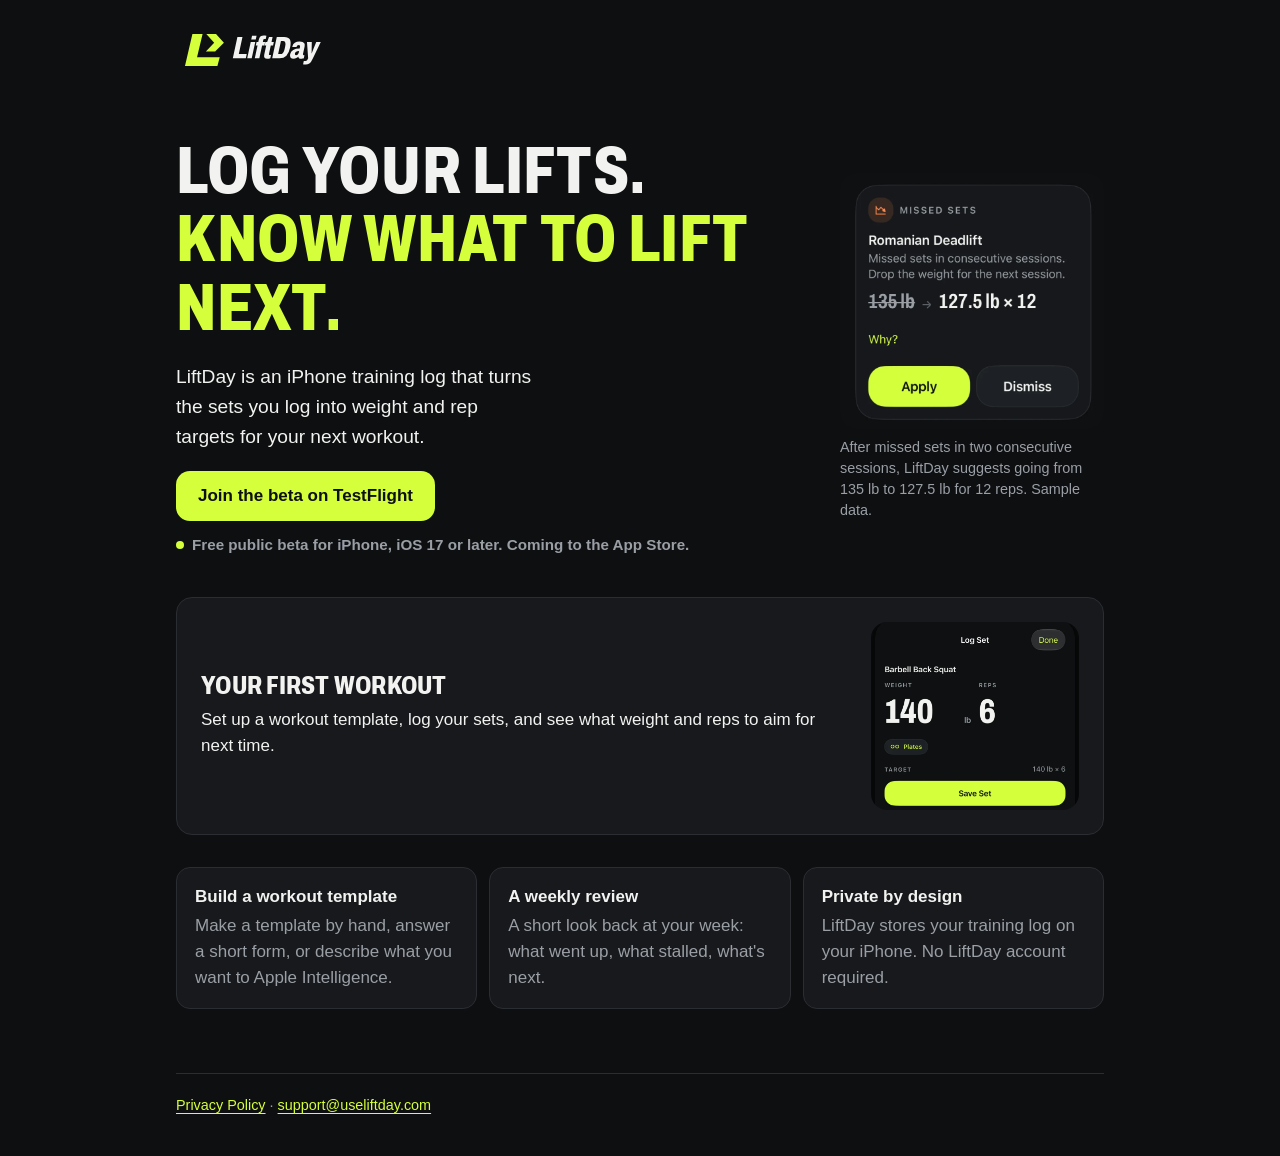
<file: index.html>
<!doctype html>
<html lang="en">
<head>
  <meta charset="utf-8">
  <meta name="viewport" content="width=device-width, initial-scale=1">
  <title>LiftDay: Log your lifts. Know what to lift next.</title>
  <meta name="description" content="Log your lifts. Know what to lift next. LiftDay is a strength training log for iPhone that uses what you actually lifted to set your next weight and rep targets.">
  <meta name="theme-color" content="#0E0F11">
  <link rel="canonical" href="https://useliftday.com/">

  <!-- Link previews (iMessage, Slack, WhatsApp, X, LinkedIn…) -->
  <meta property="og:type" content="website">
  <meta property="og:site_name" content="LiftDay">
  <meta property="og:url" content="https://useliftday.com/">
  <meta property="og:title" content="LiftDay: Log your lifts. Know what to lift next.">
  <meta property="og:description" content="A strength training log for iPhone that uses what you actually lifted to set your next weight and rep targets.">
  <meta property="og:image" content="https://useliftday.com/images/social-preview.png">
  <meta property="og:image:width" content="1200">
  <meta property="og:image:height" content="630">
  <meta property="og:image:alt" content="LiftDay: Log your lifts. Know what to lift next. Beside the headline, two app screens: logging a 140 lb squat set for 6 reps, and a suggestion to drop Romanian deadlifts to 127.5 lb.">
  <meta name="twitter:card" content="summary_large_image">
  <link rel="icon" href="/brand/liftmark-primary.svg" type="image/svg+xml">
  <link rel="icon" href="/brand/favicon-32.png" sizes="32x32" type="image/png">
  <link rel="apple-touch-icon" href="/brand/apple-touch-icon.png">
  <link rel="stylesheet" href="/style.css?v=b3140db4b7ae">
</head>
<body>
  <div class="wrap wrap-wide">
    <header class="site-header">
      <a href="/"><img src="/brand/wordmark-horizontal.svg" alt="LiftDay" width="160" height="52"></a>
    </header>

    <main>
      <section class="hero">
        <div class="hero-copy">
          <h1>Log your lifts. <span class="accent">Know what to lift next.</span></h1>
          <p class="lede">LiftDay is an iPhone training log that turns the sets you log into weight and rep targets for your next workout.</p>
          <p class="cta"><a class="button" href="https://testflight.apple.com/join/mqCatHwe">Join the beta on TestFlight</a></p>
          <p class="status">Free public beta for iPhone, iOS 17 or later. Coming to the App Store.</p>
        </div>
        <figure class="recommendation">
          <img src="/images/suggestion.webp" width="264" height="256"
               alt="LiftDay's Romanian deadlift suggestion card with options to see why, apply, or dismiss.">
          <figcaption>After missed sets in two consecutive sessions, LiftDay suggests going from 135 lb to 127.5 lb for 12 reps. Sample data.</figcaption>
        </figure>
      </section>

      <section class="first-workout" aria-labelledby="first-workout-title">
        <div>
          <h2 id="first-workout-title">Your first workout</h2>
          <p>Set up a workout template, log your sets, and see what weight and reps to aim for next time.</p>
        </div>
        <img src="/images/log-set.webp" width="208" height="189" loading="lazy"
             alt="LiftDay's Log Set sheet with a squat target of 140 lb for 6 reps and a Save Set button.">
      </section>

      <ul class="features">
        <li><strong>Build a workout template</strong> <span>Make a template by hand, answer a short form, or describe what you want to Apple Intelligence.</span></li>
        <li><strong>A weekly review</strong> <span>A short look back at your week: what went up, what stalled, what's next.</span></li>
        <li><strong>Private by design</strong> <span>LiftDay stores your training log on your iPhone. No LiftDay account required.</span></li>
      </ul>
    </main>

    <footer>
      <p><a href="/privacy/">Privacy Policy</a> · <a href="mailto:support@useliftday.com">support@useliftday.com</a></p>
    </footer>
  </div>
</body>
</html>
</file>
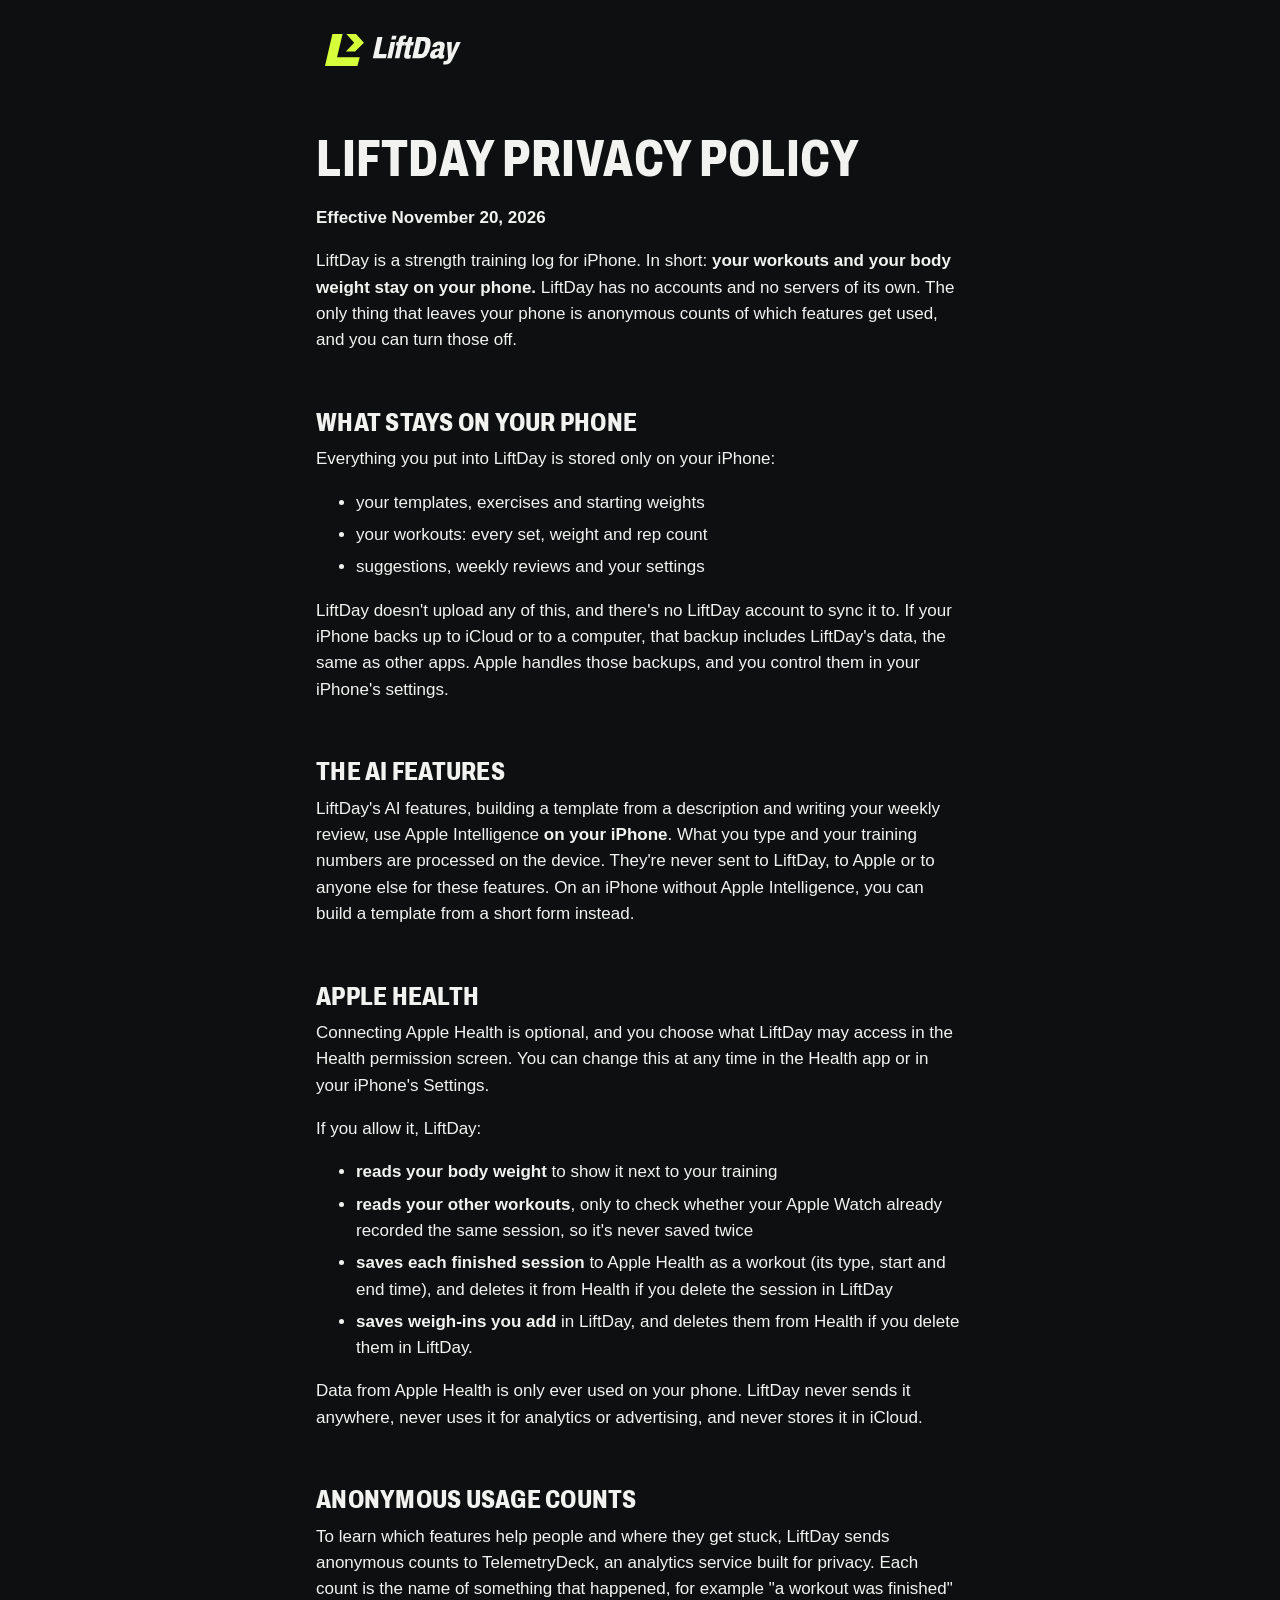
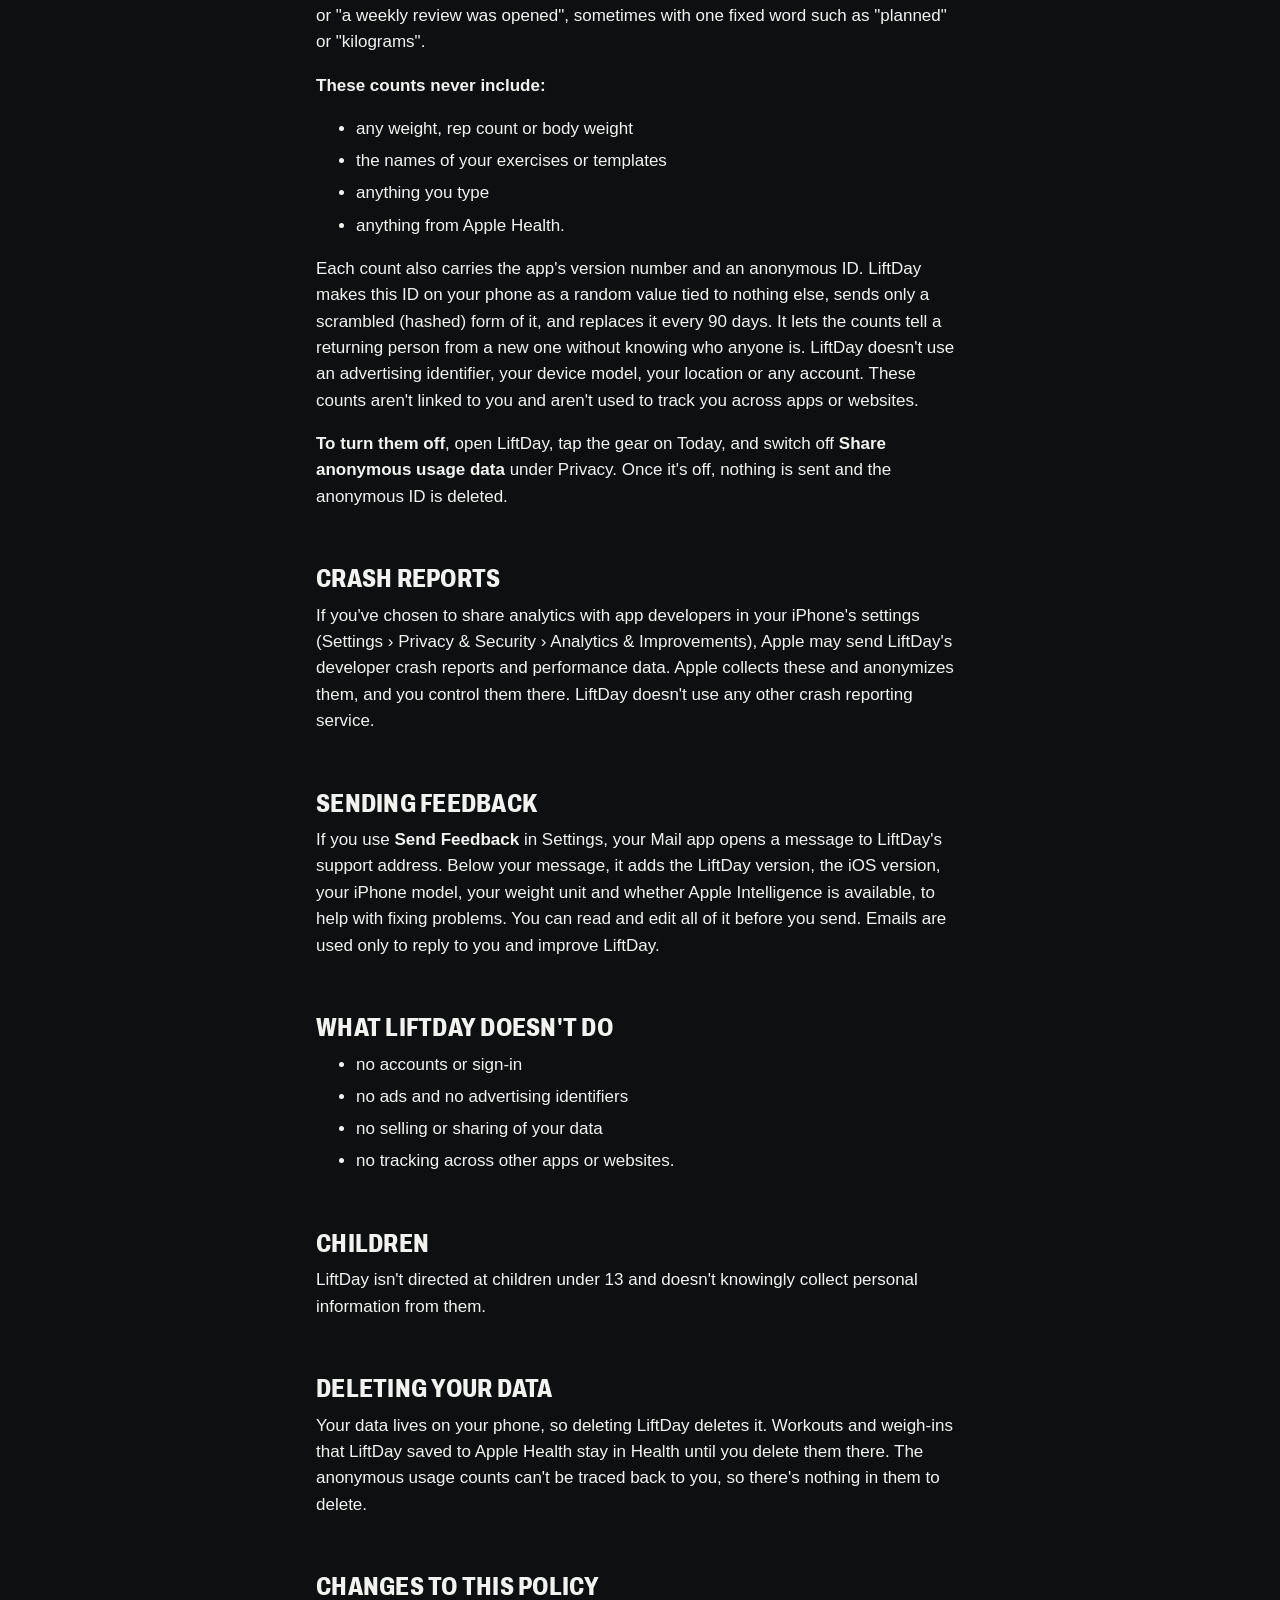
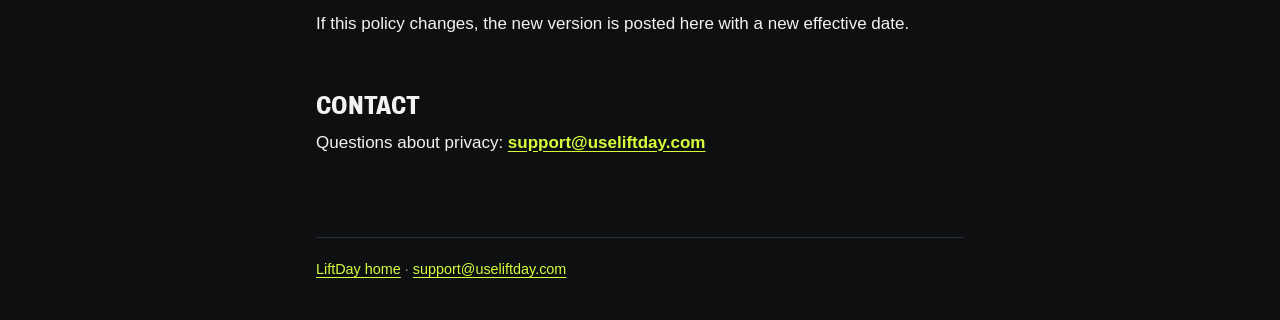
<file: privacy/index.html>
<!doctype html>
<html lang="en">
<head>
  <meta charset="utf-8">
  <meta name="viewport" content="width=device-width, initial-scale=1">
  <title>LiftDay Privacy Policy</title>
  <meta name="description" content="How LiftDay handles your data: your workouts stay on your iPhone.">
  <meta name="theme-color" content="#0E0F11">
  <link rel="icon" href="/brand/liftmark-primary.svg" type="image/svg+xml">
  <link rel="icon" href="/brand/favicon-32.png" sizes="32x32" type="image/png">
  <link rel="apple-touch-icon" href="/brand/apple-touch-icon.png">
  <link rel="stylesheet" href="/style.css">
</head>
<body>
  <div class="wrap">
    <header class="site-header">
      <a href="/"><img src="/brand/wordmark-horizontal.svg" alt="LiftDay" width="160" height="52"></a>
    </header>

    <main class="policy">
      <h1>LiftDay Privacy Policy</h1>
      <p class="muted"><strong>Effective November 20, 2026</strong></p>
      <p>LiftDay is a strength training log for iPhone. In short: <strong>your workouts and your body weight stay on your phone.</strong> LiftDay has no accounts and no servers of its own. The only thing that leaves your phone is anonymous counts of which features get used, and you can turn those off.</p>
      <h2>What stays on your phone</h2>
      <p>Everything you put into LiftDay is stored only on your iPhone:</p>
      <ul>
        <li>your templates, exercises and starting weights</li>
        <li>your workouts: every set, weight and rep count</li>
        <li>suggestions, weekly reviews and your settings</li>
      </ul>
      <p>LiftDay doesn't upload any of this, and there's no LiftDay account to sync it to. If your iPhone backs up to iCloud or to a computer, that backup includes LiftDay's data, the same as other apps. Apple handles those backups, and you control them in your iPhone's settings.</p>
      <h2>The AI features</h2>
      <p>LiftDay's AI features, building a template from a description and writing your weekly review, use Apple Intelligence <strong>on your iPhone</strong>. What you type and your training numbers are processed on the device. They're never sent to LiftDay, to Apple or to anyone else for these features. On an iPhone without Apple Intelligence, you can build a template from a short form instead.</p>
      <h2>Apple Health</h2>
      <p>Connecting Apple Health is optional, and you choose what LiftDay may access in the Health permission screen. You can change this at any time in the Health app or in your iPhone's Settings.</p>
      <p>If you allow it, LiftDay:</p>
      <ul>
        <li><strong>reads your body weight</strong> to show it next to your training</li>
        <li><strong>reads your other workouts</strong>, only to check whether your Apple Watch already recorded the same session, so it's never saved twice</li>
        <li><strong>saves each finished session</strong> to Apple Health as a workout (its type, start and end time), and deletes it from Health if you delete the session in LiftDay</li>
        <li><strong>saves weigh-ins you add</strong> in LiftDay, and deletes them from Health if you delete them in LiftDay.</li>
      </ul>
      <p>Data from Apple Health is only ever used on your phone. LiftDay never sends it anywhere, never uses it for analytics or advertising, and never stores it in iCloud.</p>
      <h2>Anonymous usage counts</h2>
      <p>To learn which features help people and where they get stuck, LiftDay sends anonymous counts to TelemetryDeck, an analytics service built for privacy. Each count is the name of something that happened, for example "a workout was finished" or "a weekly review was opened", sometimes with one fixed word such as "planned" or "kilograms".</p>
      <p><strong>These counts never include:</strong></p>
      <ul>
        <li>any weight, rep count or body weight</li>
        <li>the names of your exercises or templates</li>
        <li>anything you type</li>
        <li>anything from Apple Health.</li>
      </ul>
      <p>Each count also carries the app's version number and an anonymous ID. LiftDay makes this ID on your phone as a random value tied to nothing else, sends only a scrambled (hashed) form of it, and replaces it every 90 days. It lets the counts tell a returning person from a new one without knowing who anyone is. LiftDay doesn't use an advertising identifier, your device model, your location or any account. These counts aren't linked to you and aren't used to track you across apps or websites.</p>
      <p><strong>To turn them off</strong>, open LiftDay, tap the gear on Today, and switch off <strong>Share anonymous usage data</strong> under Privacy. Once it's off, nothing is sent and the anonymous ID is deleted.</p>
      <h2>Crash reports</h2>
      <p>If you've chosen to share analytics with app developers in your iPhone's settings (Settings › Privacy &amp; Security › Analytics &amp; Improvements), Apple may send LiftDay's developer crash reports and performance data. Apple collects these and anonymizes them, and you control them there. LiftDay doesn't use any other crash reporting service.</p>
      <h2>Sending feedback</h2>
      <p>If you use <strong>Send Feedback</strong> in Settings, your Mail app opens a message to LiftDay's support address. Below your message, it adds the LiftDay version, the iOS version, your iPhone model, your weight unit and whether Apple Intelligence is available, to help with fixing problems. You can read and edit all of it before you send. Emails are used only to reply to you and improve LiftDay.</p>
      <h2>What LiftDay doesn't do</h2>
      <ul>
        <li>no accounts or sign-in</li>
        <li>no ads and no advertising identifiers</li>
        <li>no selling or sharing of your data</li>
        <li>no tracking across other apps or websites.</li>
      </ul>
      <h2>Children</h2>
      <p>LiftDay isn't directed at children under 13 and doesn't knowingly collect personal information from them.</p>
      <h2>Deleting your data</h2>
      <p>Your data lives on your phone, so deleting LiftDay deletes it. Workouts and weigh-ins that LiftDay saved to Apple Health stay in Health until you delete them there. The anonymous usage counts can't be traced back to you, so there's nothing in them to delete.</p>
      <h2>Changes to this policy</h2>
      <p>If this policy changes, the new version is posted here with a new effective date.</p>
      <h2>Contact</h2>
      <p>Questions about privacy: <strong><a href="mailto:support@useliftday.com">support@useliftday.com</a></strong></p>
    </main>

    <footer>
      <p><a href="/">LiftDay home</a> · <a href="mailto:support@useliftday.com">support@useliftday.com</a></p>
    </footer>
  </div>
</body>
</html>
</file>
<file: style.css>
/* LiftDay brand colors (docs/brand-guidelines.md in the app repo).
   The site is dark-only, like the app. */
:root {
  --carbon: #0E0F11;
  --surface: #17191C;
  --separator: #2A2D32;
  --chalk: #F2F3F0;
  --text-secondary: #9A9FA6;
  --lime: #D4FF3A;
  --lime-soft: rgba(212, 255, 58, 0.12);
  color-scheme: dark;
}

@font-face {
  font-family: "Archivo Condensed";
  src: url("/fonts/ArchivoCondensed-ExtraBold.ttf") format("truetype");
  font-weight: 800;
  font-display: swap;
}

* { box-sizing: border-box; }

html { background: var(--carbon); }

body {
  margin: 0;
  background: var(--carbon);
  color: var(--chalk);
  font: 17px/1.55 -apple-system, BlinkMacSystemFont, "SF Pro Text", "Segoe UI", Roboto, Helvetica, Arial, sans-serif;
  -webkit-text-size-adjust: 100%;
}

a { color: var(--lime); text-underline-offset: 3px; }
a:focus-visible { outline: 2px solid var(--lime); outline-offset: 3px; border-radius: 2px; }

.wrap {
  max-width: 680px;
  margin: 0 auto;
  padding: 0 16px;
}

/* Header: the horizontal wordmark, never retyped as text. */
.site-header { padding: 24px 0 8px; }
.site-header a { display: inline-block; line-height: 0; }
.site-header img { width: 160px; height: auto; }

main { padding: 40px 0 64px; }

h1, h2 {
  font-family: "Archivo Condensed", "Arial Narrow", sans-serif;
  font-weight: 800;
  text-transform: uppercase;
  letter-spacing: 0.01em;
  line-height: 1.02;
}

h1 { font-size: clamp(2.6rem, 9vw, 4.2rem); margin: 0 0 20px; }
h2 { font-size: 1.6rem; margin: 2.2em 0 0.4em; }
h1 .accent { color: var(--lime); }

p, ul { margin: 0 0 1em; }
li { margin-bottom: 0.35em; }

.lede { font-size: 1.2rem; color: var(--chalk); }
.muted { color: var(--text-secondary); }

/* The public TestFlight beta, until the App Store link replaces it.
   Lime with carbon text, like the app's primary buttons. */
.cta { margin: 8px 0 12px; }
.button {
  display: inline-flex;
  align-items: center;
  min-height: 48px;
  padding: 12px 22px;
  border-radius: 14px;
  background: var(--lime);
  color: var(--carbon);
  font-weight: 700;
  text-decoration: none;
}
.button:hover { background: #E2FF73; }
.button:focus-visible { outline-offset: 4px; border-radius: 14px; }

/* Plain status text under the button. */
.status {
  margin: 4px 0 0;
  color: var(--text-secondary);
  font-weight: 600;
  font-size: 0.95rem;
}
.status::before {
  content: "";
  display: inline-block;
  width: 8px;
  height: 8px;
  margin-right: 8px;
  border-radius: 50%;
  background: var(--lime);
  vertical-align: 1px;
}

/* Homepage */
.wrap-wide { max-width: 960px; }
.wrap-wide main { padding-top: 28px; }

.hero {
  display: grid;
  align-items: center;
  gap: 24px;
  margin-bottom: 40px;
}
.hero h1 .accent { display: block; }
.hero .lede { max-width: 34ch; }

.recommendation {
  width: min(100%, 240px);
  margin: 0;
  justify-self: center;
}
.recommendation img, .first-workout img {
  display: block;
  width: 100%;
  height: auto;
  border-radius: 16px;
}
.recommendation figcaption {
  margin-top: 8px;
  color: var(--text-secondary);
  font-size: 0.9rem;
  line-height: 1.45;
}

.first-workout {
  display: grid;
  align-items: center;
  gap: 20px;
  margin-bottom: 32px;
  padding: 20px;
  background: var(--surface);
  border: 1px solid var(--separator);
  border-radius: 16px;
}
.first-workout h2 { margin: 0 0 8px; }
.first-workout p { margin: 0; }
.first-workout img { max-width: 208px; justify-self: center; }

.features {
  list-style: none;
  display: grid;
  gap: 12px;
  padding: 0;
  margin: 0;
}
.features li {
  margin: 0;
  padding: 16px 18px;
  background: var(--surface);
  border: 1px solid var(--separator);
  border-radius: 14px;
}
.features strong { display: block; margin-bottom: 2px; }
.features span { color: var(--text-secondary); }

@media (min-width: 700px) {
  .wrap-wide main { padding-top: 44px; }
  .hero { grid-template-columns: minmax(0, 1fr) minmax(0, 264px); gap: 32px; }
  .recommendation { width: 100%; }
  .first-workout { grid-template-columns: minmax(0, 1fr) minmax(0, 208px); padding: 24px; }
  .features { grid-template-columns: repeat(3, minmax(0, 1fr)); }
}

/* Privacy policy */
.policy h1 { font-size: clamp(2.2rem, 7vw, 3.2rem); }
.policy strong { color: var(--chalk); }

footer {
  border-top: 1px solid var(--separator);
  padding: 20px 0 40px;
  color: var(--text-secondary);
  font-size: 0.9rem;
}

footer p { margin: 0; }
</file>
